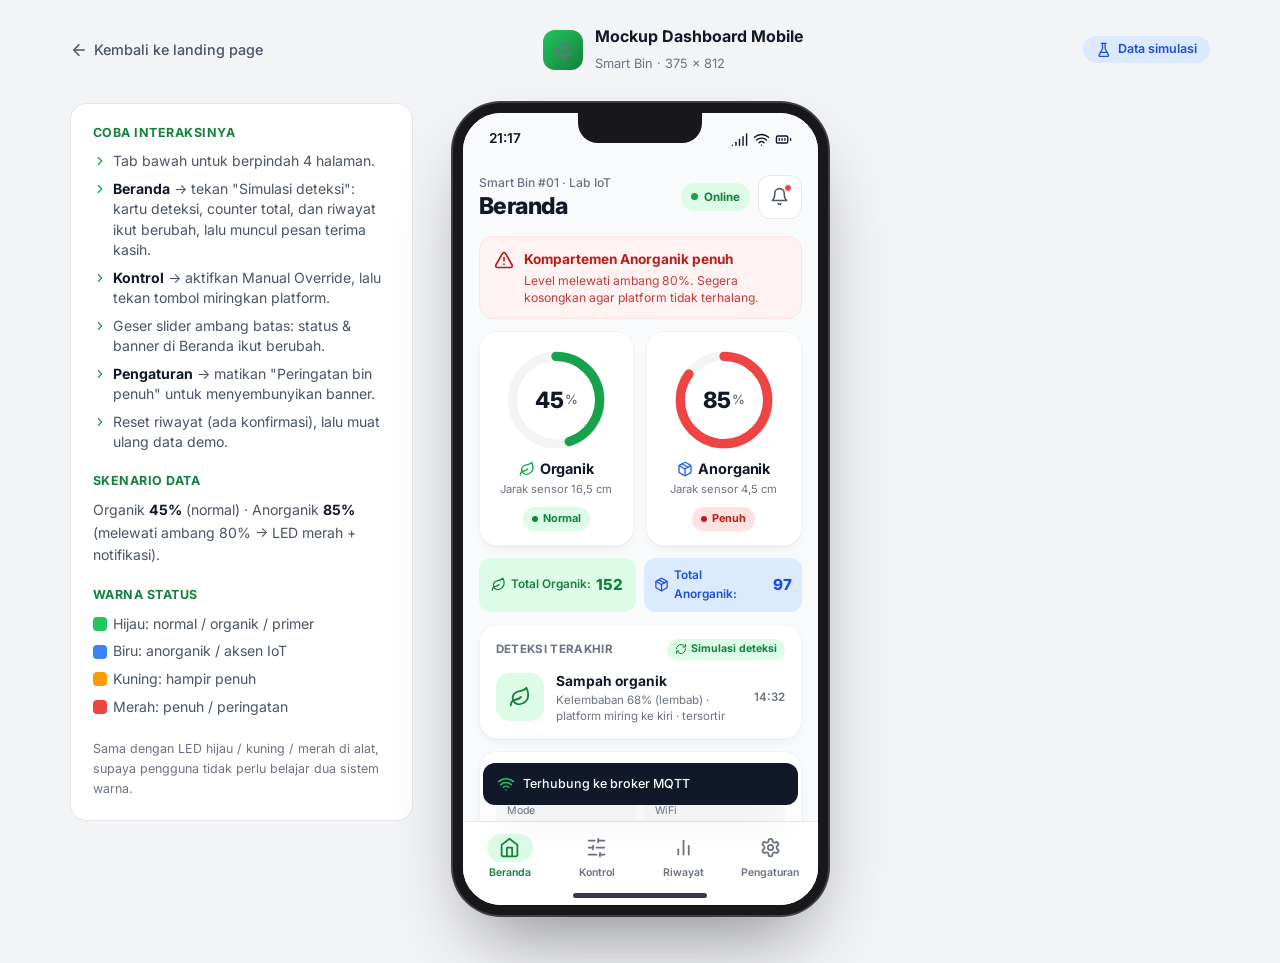
<file: dashboard.html>
<!DOCTYPE html>
<html lang="id">
<head>
  <meta charset="UTF-8">
  <meta name="viewport" content="width=device-width, initial-scale=1.0">
  <title>Smart Bin: Mockup Dashboard Mobile</title>
  <meta name="description" content="Mockup aplikasi mobile Smart Bin: monitoring kapasitas, kontrol manual, riwayat, dan pengaturan alat.">
  <link rel="preconnect" href="https://fonts.googleapis.com">
  <link rel="preconnect" href="https://fonts.gstatic.com" crossorigin>
  <link href="https://fonts.googleapis.com/css2?family=Inter:wght@400;500;600;700;800&display=swap" rel="stylesheet">
  <link rel="stylesheet" href="css/base.css?v=20260923i">
  <link rel="stylesheet" href="css/dashboard.css?v=20260923i">
</head>
<body class="dash-body">

  <div class="stage">
    <header class="stage-header">
      <a href="index.html" class="back-link"><span data-icon="arrow-left"></span><span class="back-text">Kembali ke landing page</span></a>
      <div class="stage-title">
        <span class="brand-mark"><span data-icon="recycle"></span></span>
        <div>
          <strong>Mockup Dashboard Mobile</strong>
          <span>Smart Bin · 375 × 812</span>
        </div>
      </div>
      <span class="pill pill-blue"><span data-icon="flask"></span> Data simulasi</span>
    </header>

    <main class="stage-main">
      <!-- Catatan untuk presentasi (tampil di desktop) -->
      <aside class="stage-notes">
        <h2>Coba interaksinya</h2>
        <ul>
          <li><span data-icon="chevron-right"></span><span>Tab bawah untuk berpindah 4 halaman.</span></li>
          <li><span data-icon="chevron-right"></span><span><strong>Beranda</strong> → tekan "Simulasi deteksi": kartu deteksi, counter total, dan riwayat ikut berubah, lalu muncul pesan terima kasih.</span></li>
          <li><span data-icon="chevron-right"></span><span><strong>Kontrol</strong> → aktifkan Manual Override, lalu tekan tombol miringkan platform.</span></li>
          <li><span data-icon="chevron-right"></span><span>Geser slider ambang batas: status & banner di Beranda ikut berubah.</span></li>
          <li><span data-icon="chevron-right"></span><span><strong>Pengaturan</strong> → matikan "Peringatan bin penuh" untuk menyembunyikan banner.</span></li>
          <li><span data-icon="chevron-right"></span><span>Reset riwayat (ada konfirmasi), lalu muat ulang data demo.</span></li>
        </ul>

        <h2>Skenario data</h2>
        <p>Organik <strong>45%</strong> (normal) · Anorganik <strong>85%</strong> (melewati ambang 80% → LED merah + notifikasi).</p>

        <h2>Warna status</h2>
        <ul class="swatches">
          <li><i style="background: var(--green-500)"></i> Hijau: normal / organik / primer</li>
          <li><i style="background: var(--blue-500)"></i> Biru: anorganik / aksen IoT</li>
          <li><i style="background: var(--amber-500)"></i> Kuning: hampir penuh</li>
          <li><i style="background: var(--red-500)"></i> Merah: penuh / peringatan</li>
        </ul>
        <p class="tiny">Sama dengan LED hijau / kuning / merah di alat, supaya pengguna tidak perlu belajar dua sistem warna.</p>
      </aside>

      <!-- ================= FRAME PONSEL ================= -->
      <div class="phone">
        <div class="phone-notch"></div>
        <div class="statusbar">
          <span id="clock">09:41</span>
          <div class="statusbar-right">
            <span data-icon="signal"></span>
            <span data-icon="wifi"></span>
            <span data-icon="battery"></span>
          </div>
        </div>

        <div class="app">
          <div class="app-content" id="appContent">

            <!-- ===== HALAMAN 1: BERANDA / MONITORING ===== -->
            <section class="page active" data-page="home">
              <header class="page-header">
                <div>
                  <div class="sub">Smart Bin #01 · Lab IoT</div>
                  <h1>Beranda</h1>
                </div>
                <div class="header-right">
                  <span class="status-chip js-status" id="deviceStatus"><span class="dot"></span> Online</span>
                  <button class="icon-btn" id="bellBtn" aria-label="Lihat notifikasi">
                    <span data-icon="bell"></span><span class="badge-dot"></span>
                  </button>
                </div>
              </header>

              <div id="alertBanner"></div>

              <div class="gauge-grid">
                <div class="card gauge-card" data-comp="organik">
                  <div class="gauge">
                    <svg viewBox="0 0 100 100">
                      <circle class="track" cx="50" cy="50" r="42" fill="none" stroke-width="9"/>
                      <circle class="bar" cx="50" cy="50" r="42" fill="none" stroke-width="9"
                              stroke-dasharray="263.9" stroke-dashoffset="263.9"/>
                    </svg>
                    <div class="val"><span class="num">0</span><small>%</small></div>
                  </div>
                  <h3><span data-icon="leaf" class="ico-green"></span> Organik</h3>
                  <div class="meta">Jarak sensor <span class="dist">…</span></div>
                  <span class="lvl"></span>
                </div>
                <div class="card gauge-card" data-comp="anorganik">
                  <div class="gauge">
                    <svg viewBox="0 0 100 100">
                      <circle class="track" cx="50" cy="50" r="42" fill="none" stroke-width="9"/>
                      <circle class="bar" cx="50" cy="50" r="42" fill="none" stroke-width="9"
                              stroke-dasharray="263.9" stroke-dashoffset="263.9"/>
                    </svg>
                    <div class="val"><span class="num">0</span><small>%</small></div>
                  </div>
                  <h3><span data-icon="package" class="ico-blue"></span> Anorganik</h3>
                  <div class="meta">Jarak sensor <span class="dist">…</span></div>
                  <span class="lvl"></span>
                </div>
              </div>

              <div class="totals" id="totals">
                <span class="total-badge org"><span data-icon="leaf"></span> Total Organik: <strong id="totalOrg">0</strong></span>
                <span class="total-badge anorg"><span data-icon="package"></span> Total Anorganik: <strong id="totalAnorg">0</strong></span>
              </div>

              <div class="card">
                <div class="card-title">Deteksi terakhir
                  <button class="pill-mini pill-action" id="simulateBtn" title="Simulasikan sampah masuk (demo)"><span data-icon="refresh"></span> Simulasi deteksi</button>
                </div>
                <div class="row" id="lastDetect">
                  <div class="icon-box green"><span data-icon="leaf"></span></div>
                  <div class="t">
                    <strong>Sampah organik</strong>
                    <span>Kelembaban 68% (lembab) · platform miring ke kiri · tersortir</span>
                  </div>
                  <time>14:32</time>
                </div>
              </div>

              <div class="card">
                <div class="card-title">Status alat</div>
                <div class="kv">
                  <div><span>Mode</span><strong id="modeLabel">Otomatis</strong></div>
                  <div><span>WiFi</span><strong>LabIoT_2.4G</strong></div>
                  <div><span>Sinkron terakhir</span><strong id="syncLabel">3 dtk lalu</strong></div>
                  <div><span>Sinyal · Uptime</span><strong>−58 dBm · 5 j 17 m</strong></div>
                </div>
              </div>

              <div class="card">
                <div class="card-title">Hari ini <span class="pill-mini" id="todayTotal">24 item</span></div>
                <div class="stack-bar" id="todayBar">
                  <span class="org" style="width: 62.5%"></span>
                  <span class="anorg" style="width: 37.5%"></span>
                </div>
                <div class="legend">
                  <span><i class="org"></i> Organik <strong id="todayOrg">15</strong></span>
                  <span><i class="anorg"></i> Anorganik <strong id="todayAnorg">9</strong></span>
                </div>
              </div>
            </section>

            <!-- ===== HALAMAN 2: KONTROL MANUAL ===== -->
            <section class="page" data-page="control">
              <header class="page-header">
                <div>
                  <div class="sub">Kendali alat</div>
                  <h1>Kontrol</h1>
                </div>
                <span class="status-chip js-status"><span class="dot"></span> Online</span>
              </header>

              <div class="card">
                <div class="card-title">Mode operasi</div>
                <div class="segmented" id="modeSeg">
                  <button class="active" data-mode="auto"><span data-icon="zap"></span> Otomatis</button>
                  <button data-mode="manual"><span data-icon="hand"></span> Manual Override</button>
                </div>
                <p class="note" id="modeNote">
                  <span data-icon="info"></span>
                  <span>Sistem mendeteksi sampah masuk melalui sensor inframerah, lalu menentukan jenisnya berdasarkan tingkat kelembaban.</span>
                </p>
              </div>

              <div class="card">
                <div class="card-title">Uji servo platform <span class="pill-mini">Servo SG90</span></div>
                <div class="tilt-grid">
                  <button class="tilt-btn" data-target="organik" disabled>
                    <span class="icon-box green"><span data-icon="leaf"></span></span>
                    <span class="lbl">Miringkan ke Organik</span>
                    <small>Posisi: Kiri</small>
                  </button>
                  <button class="tilt-btn" data-target="anorganik" disabled>
                    <span class="icon-box blue"><span data-icon="package"></span></span>
                    <span class="lbl">Miringkan ke Anorganik</span>
                    <small>Posisi: Kanan</small>
                  </button>
                </div>
                <div class="tilt-indicator" id="tiltIndicator" aria-hidden="true">
                  <span class="side">Organik</span>
                  <span class="platform"><i></i></span>
                  <span class="side">Anorganik</span>
                </div>
                <p class="hint" id="tiltHint">Aktifkan Manual Override untuk mengendalikan platform.</p>
              </div>

              <div class="card">
                <div class="card-title">Ambang batas "penuh"</div>
                <div class="range-row">
                  <span class="range-label">Level kapasitas</span>
                  <span class="range-val"><span id="thVal">80</span>%</span>
                </div>
                <input type="range" id="thRange" min="60" max="95" step="5" value="80" aria-label="Ambang batas penuh">
                <div class="range-scale"><span>60%</span><span>95%</span></div>
                <p class="hint" id="thHint">LED merah & notifikasi aktif saat level ≥ 80%.</p>
                <div class="led-legend">
                  <div><span class="led on-green"></span>Normal<br><b id="lgGreen">&lt; 60%</b></div>
                  <div><span class="led on-amber"></span>Hampir penuh<br><b id="lgAmber">60–79%</b></div>
                  <div><span class="led on-red"></span>Penuh<br><b id="lgRed">≥ 80%</b></div>
                </div>
              </div>
            </section>

            <!-- ===== HALAMAN 3: RIWAYAT / STATISTIK ===== -->
            <section class="page" data-page="history">
              <header class="page-header">
                <div>
                  <div class="sub">7 hari terakhir</div>
                  <h1>Riwayat</h1>
                </div>
                <button class="icon-btn" aria-label="Pilih rentang tanggal"><span data-icon="calendar"></span></button>
              </header>

              <div class="stat-row">
                <div class="stat"><div class="n" id="statTotal">0</div><div class="l">Total item</div></div>
                <div class="stat"><div class="n green" id="statOrg">0</div><div class="l">Organik</div></div>
                <div class="stat"><div class="n blue" id="statAnorg">0</div><div class="l">Anorganik</div></div>
              </div>

              <div class="card">
                <div class="card-title">Sampah masuk per hari</div>
                <div class="chart" id="chart"></div>
                <div class="legend">
                  <span><i class="org"></i> Organik</span>
                  <span><i class="anorg"></i> Anorganik</span>
                </div>
              </div>

              <div class="card">
                <div class="card-title">Aktivitas terbaru <span class="pill-mini">Hari ini</span></div>
                <ul class="activity" id="activityList"></ul>
              </div>
            </section>

            <!-- ===== HALAMAN 4: PENGATURAN ===== -->
            <section class="page" data-page="settings">
              <header class="page-header">
                <div>
                  <div class="sub">Konfigurasi</div>
                  <h1>Pengaturan</h1>
                </div>
              </header>

              <div class="card device-card">
                <div class="icon-box green lg"><span data-icon="cpu"></span></div>
                <div class="t">
                  <strong>Smart Bin #01</strong>
                  <span>ESP32 · Firmware v0.3.0 (simulasi Wokwi)</span>
                </div>
                <span class="status-chip js-status"><span class="dot"></span> Online</span>
              </div>

              <div class="card">
                <div class="card-title">Notifikasi</div>
                <div class="setting-row">
                  <div class="icon-box blue sm"><span data-icon="bell"></span></div>
                  <div class="t"><strong>Notifikasi push</strong><span>Kirim pemberitahuan ke ponsel</span></div>
                  <button class="switch" role="switch" aria-checked="true" data-notif="push" aria-label="Notifikasi push"></button>
                </div>
                <div class="setting-row">
                  <div class="icon-box red sm"><span data-icon="alert-triangle"></span></div>
                  <div class="t"><strong>Peringatan bin penuh</strong><span>Saat kapasitas melewati ambang batas</span></div>
                  <button class="switch" role="switch" aria-checked="true" data-notif="full" aria-label="Peringatan bin penuh"></button>
                </div>
                <div class="setting-row">
                  <div class="icon-box gray sm"><span data-icon="clock"></span></div>
                  <div class="t"><strong>Ringkasan harian</strong><span>Rekap sampah masuk setiap pukul 18.00</span></div>
                  <button class="switch" role="switch" aria-checked="false" data-notif="daily" aria-label="Ringkasan harian"></button>
                </div>
              </div>

              <div class="card">
                <div class="card-title">Koneksi alat</div>
                <div class="kv mono">
                  <div><span>WiFi SSID</span><strong>LabIoT_2.4G</strong></div>
                  <div><span>Kekuatan sinyal</span><strong>−58 dBm <em class="ok">Baik</em></strong></div>
                  <div><span>IP alat</span><strong>192.168.1.42</strong></div>
                  <div class="wide"><span>MQTT broker</span><strong>broker.hivemq.com:1883</strong></div>
                  <div><span>Topik</span><strong>smartbin/01/#</strong></div>
                  <div><span>Status MQTT</span><strong id="mqttStatus"><em class="ok">Terhubung</em></strong></div>
                </div>
                <button class="btn btn-soft" id="offlineBtn" style="margin-top: 10px"><span data-icon="power"></span> Uji mode alat offline</button>
                <p class="hint">Simulasi alat kehilangan koneksi, untuk melihat tampilan error di Beranda.</p>
              </div>

              <div class="card">
                <div class="card-title">Data</div>
                <div class="btn-stack">
                  <button class="btn btn-soft" id="exportBtn"><span data-icon="download"></span> Ekspor riwayat (CSV)</button>
                  <button class="btn btn-danger" id="resetBtn"><span data-icon="trash-2"></span> Reset data & riwayat</button>
                </div>
                <p class="hint">Menghapus riwayat aktivitas dan statistik di aplikasi. Data di alat tidak terpengaruh.</p>
              </div>

              <p class="about">
                Smart Bin Dashboard v1.0 · Mockup UI<br>
                Proyek Mata Kuliah IoT, D3 Teknik Informatika
              </p>
            </section>

          </div>

          <!-- Bottom navigation -->
          <nav class="bottom-nav" aria-label="Navigasi aplikasi">
            <button class="nav-item active" data-page="home">
              <span class="nav-ico"><span data-icon="home"></span></span><span>Beranda</span>
            </button>
            <button class="nav-item" data-page="control">
              <span class="nav-ico"><span data-icon="sliders"></span></span><span>Kontrol</span>
            </button>
            <button class="nav-item" data-page="history">
              <span class="nav-ico"><span data-icon="bar-chart"></span></span><span>Riwayat</span>
            </button>
            <button class="nav-item" data-page="settings">
              <span class="nav-ico"><span data-icon="settings"></span></span><span>Pengaturan</span>
            </button>
            <span class="home-indicator"></span>
          </nav>
        </div>

        <!-- Toast -->
        <div class="toast" id="toast" role="status" aria-live="polite"></div>

        <!-- Modal konfirmasi reset -->
        <div class="modal" id="modal" role="dialog" aria-modal="true" aria-labelledby="modalTitle" aria-hidden="true">
          <div class="sheet">
            <div class="icon-box red"><span data-icon="alert-triangle"></span></div>
            <h3 id="modalTitle">Reset data & riwayat?</h3>
            <p>Semua riwayat aktivitas dan statistik mingguan di aplikasi akan dihapus. Tindakan ini tidak bisa dibatalkan.</p>
            <div class="sheet-actions">
              <button class="btn btn-soft" id="modalCancel">Batal</button>
              <button class="btn btn-danger-solid" id="modalConfirm">Ya, reset</button>
            </div>
          </div>
        </div>
      </div>
      <!-- ================= /FRAME PONSEL ================= -->

      <div class="stage-spacer" aria-hidden="true"></div>
    </main>
  </div>

  <script src="js/icons.js?v=20260923i"></script>
  <script src="js/dashboard.js?v=20260923i"></script>
</body>
</html>
</file>
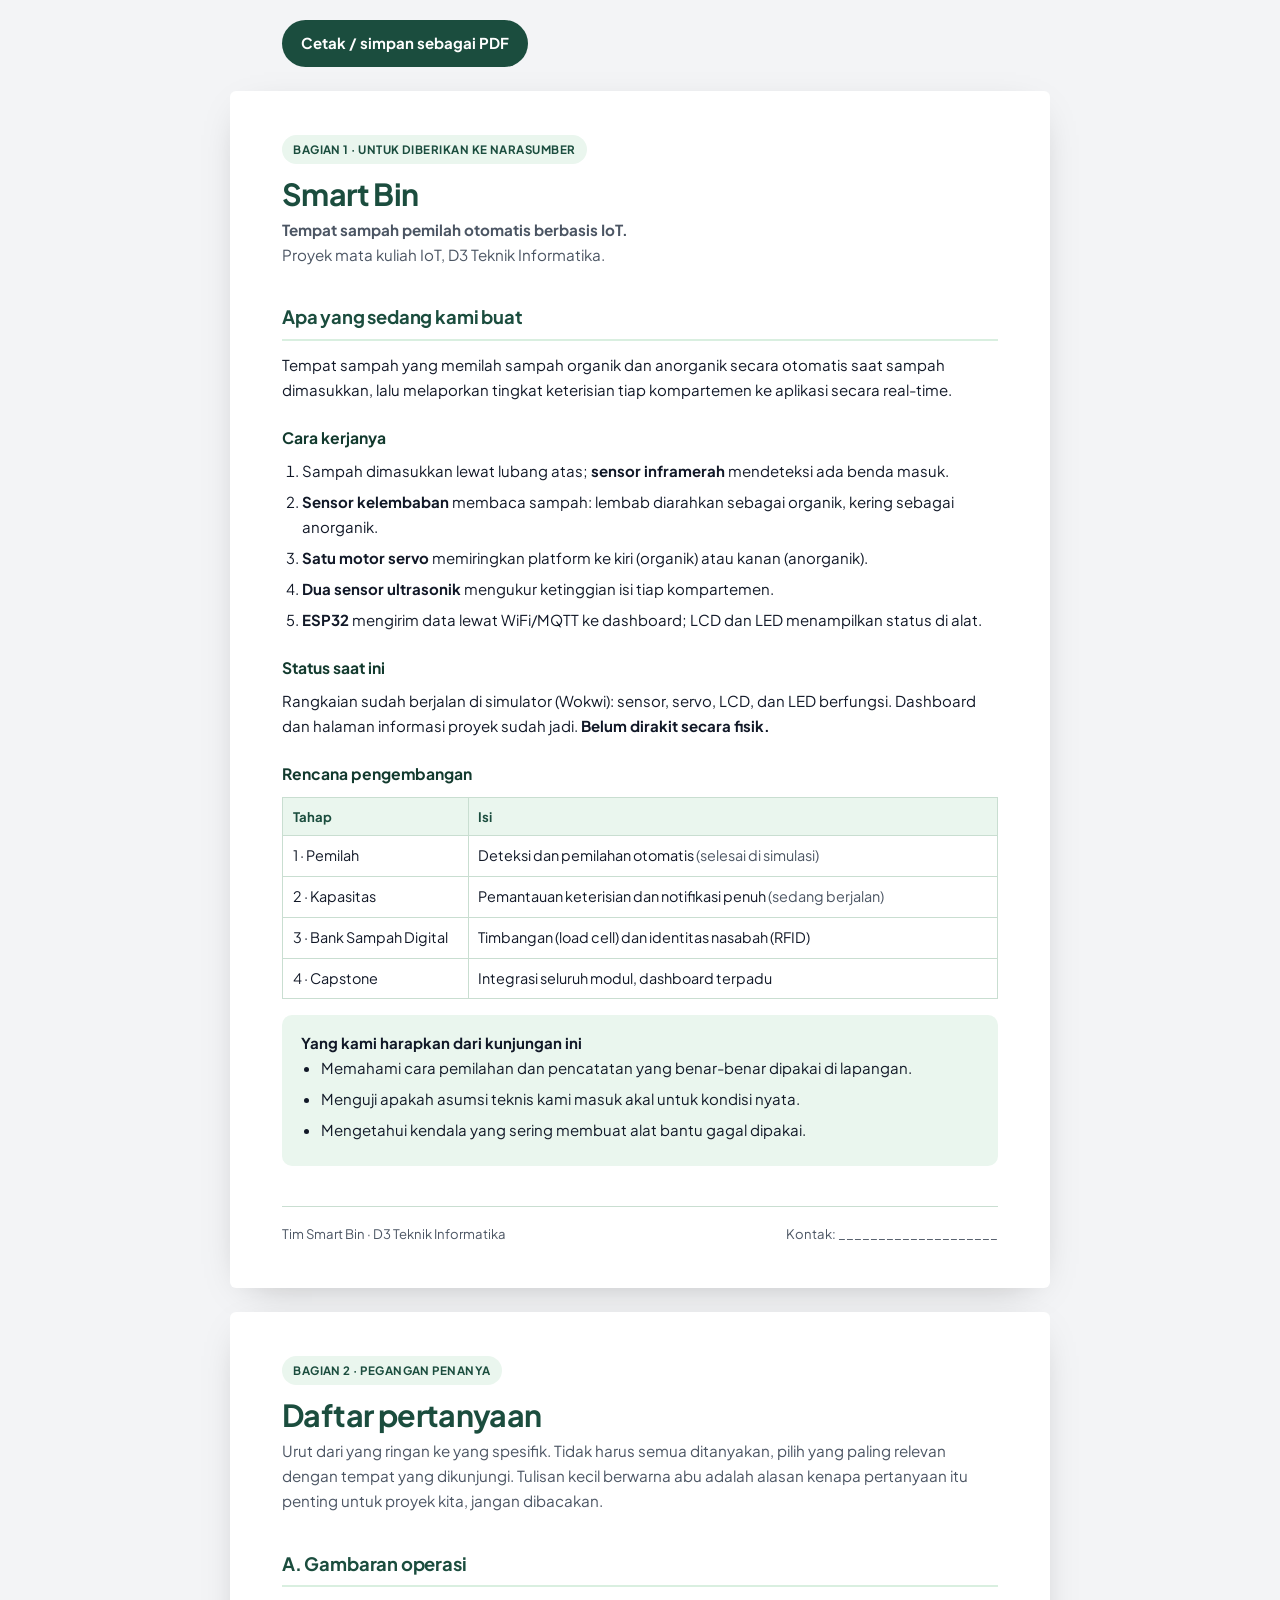
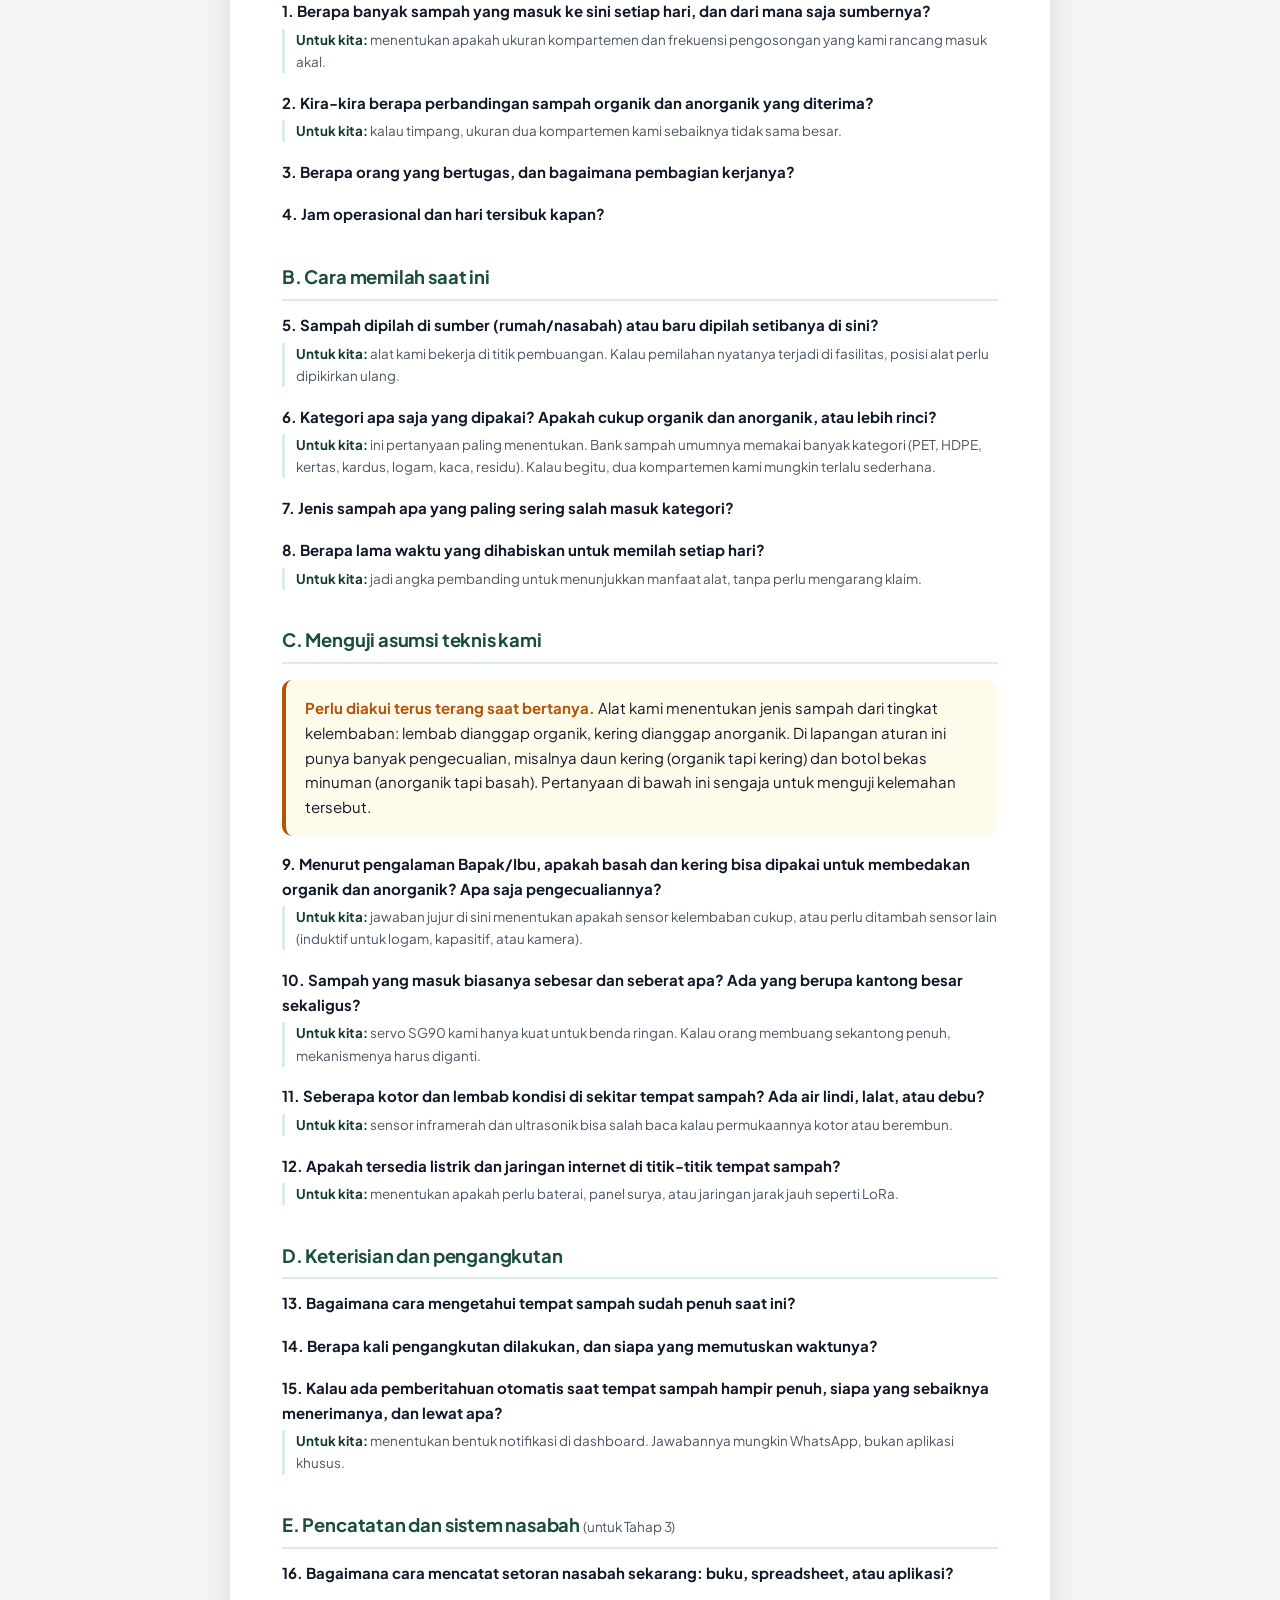
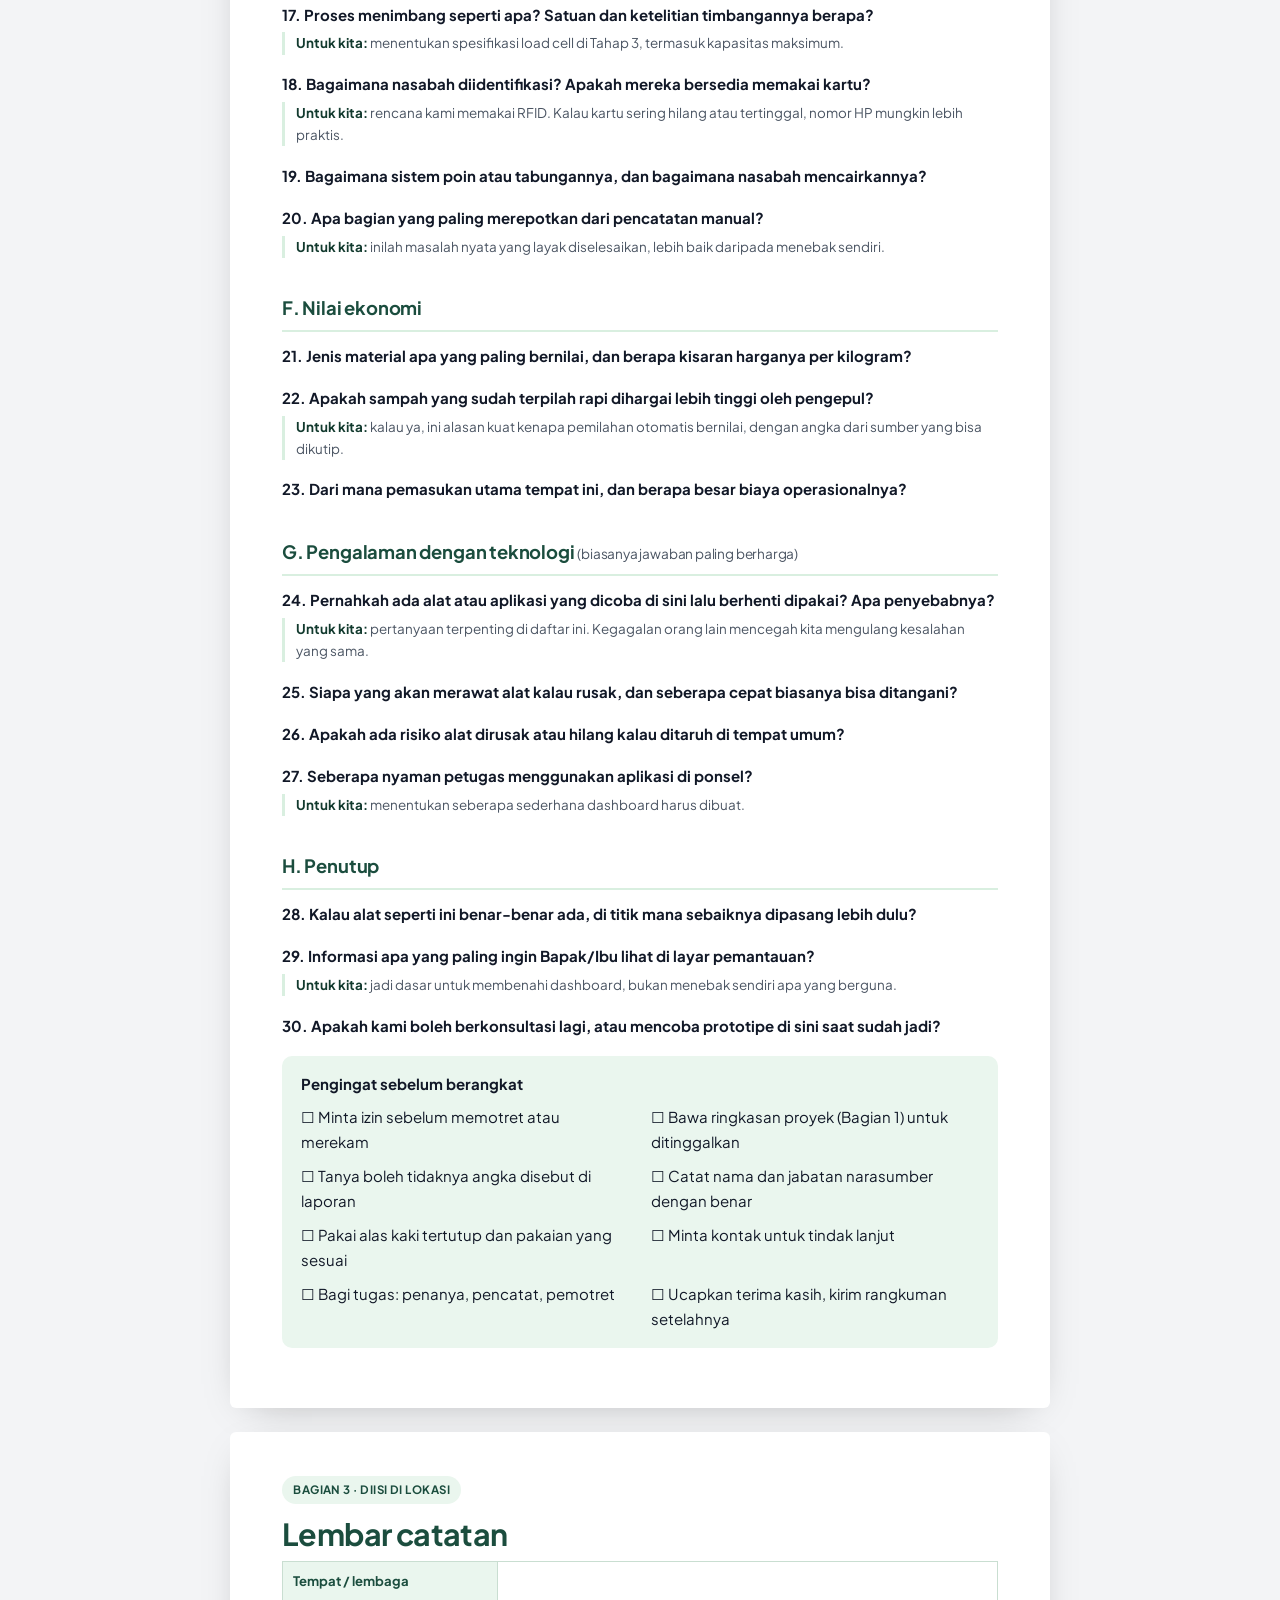
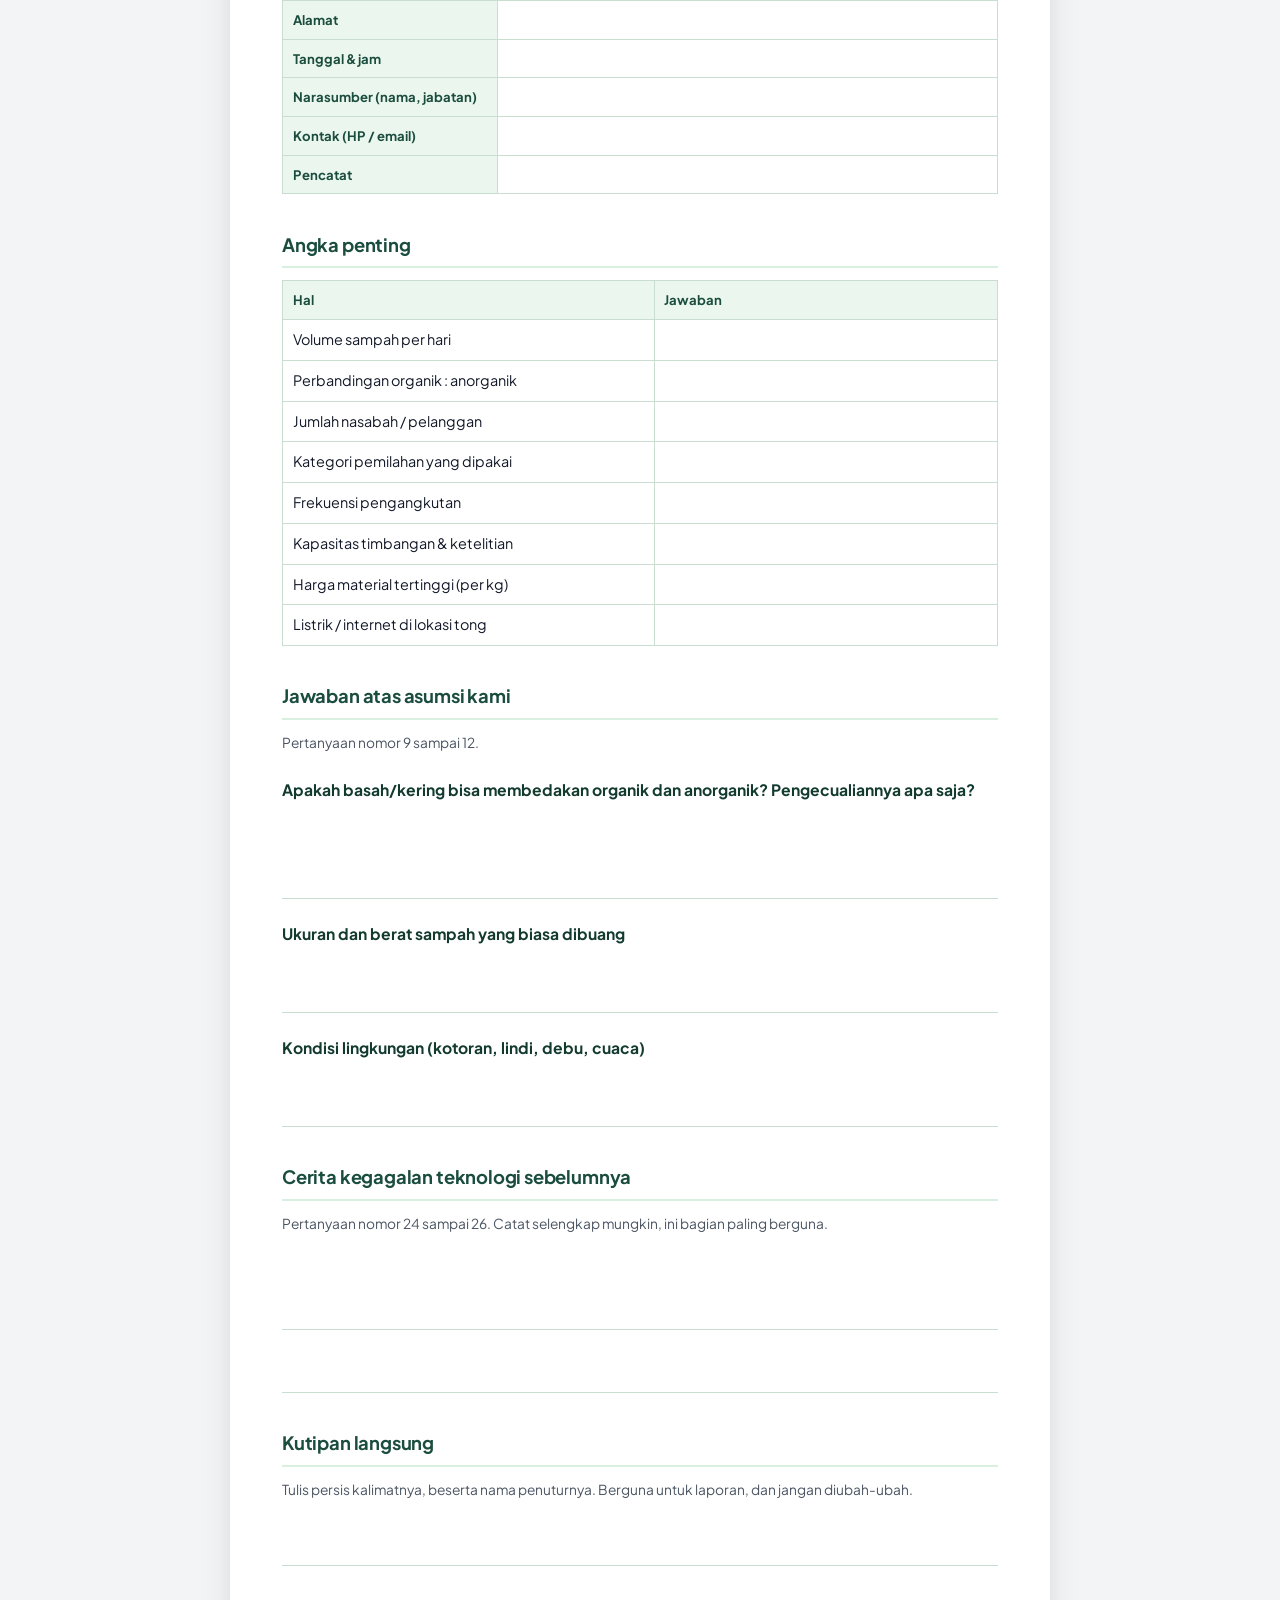
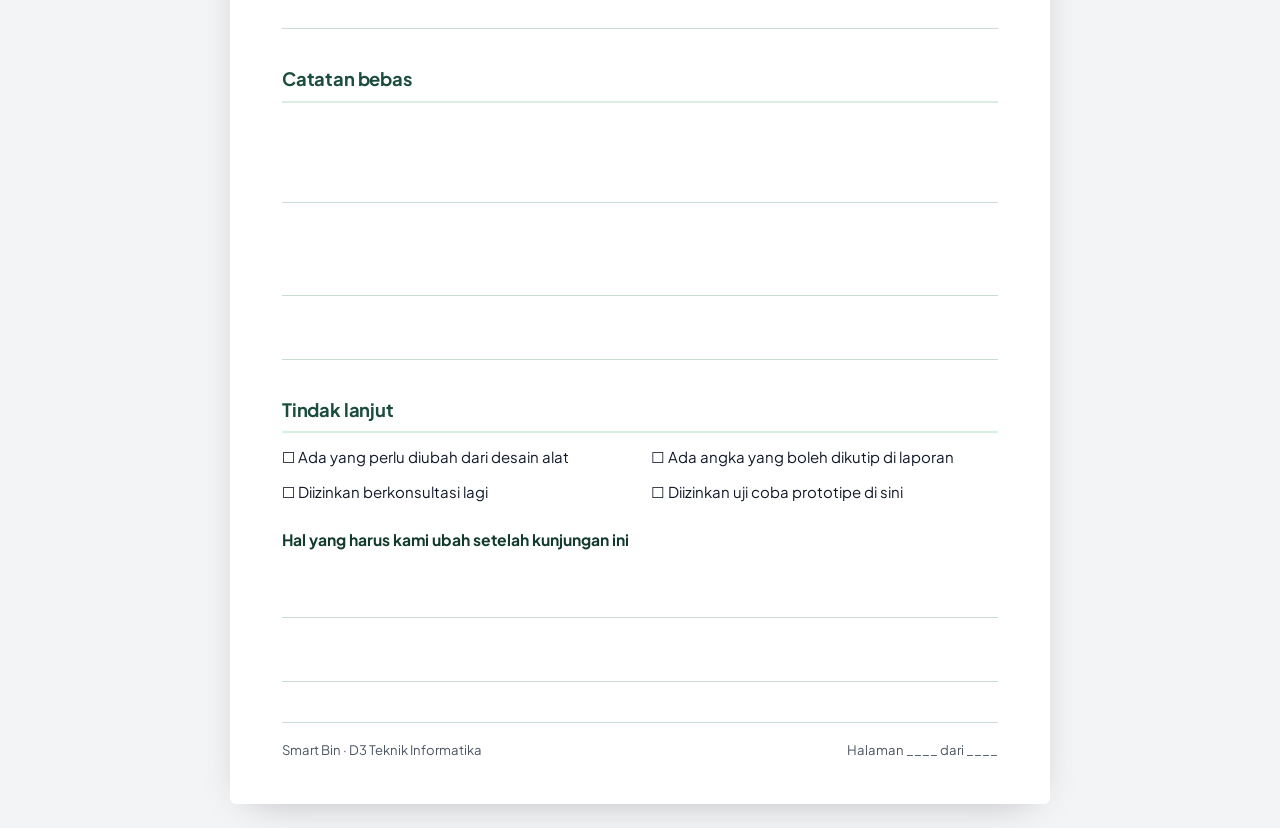
<file: kunjungan/persiapan-kunjungan.html>
<!DOCTYPE html>
<html lang="id">
<head>
<meta charset="UTF-8">
<meta name="viewport" content="width=device-width, initial-scale=1">
<title>Persiapan Kunjungan Industri · Smart Bin</title>
<link href="https://fonts.googleapis.com/css2?family=Plus+Jakarta+Sans:wght@400;500;600;700;800&display=swap" rel="stylesheet">
<style>
  :root{--forest:#1b4d3e;--forest2:#123a2e;--mint:#eaf6ee;--mint2:#d9efe0;--line:#c9ded1;
        --ink:#111827;--muted:#4b5563;--blue:#1d4ed8;--amber:#b45309;}
  *{box-sizing:border-box}
  body{margin:0;background:#f3f4f6;color:var(--ink);
       font:400 15px/1.65 'Plus Jakarta Sans',system-ui,sans-serif;-webkit-font-smoothing:antialiased}
  .sheet{max-width:820px;margin:24px auto;background:#fff;padding:44px 52px;
         box-shadow:0 10px 40px -20px rgba(0,0,0,.35);border-radius:6px}
  h1{font-size:1.9rem;line-height:1.15;color:var(--forest);margin:0 0 .35rem;letter-spacing:-.02em}
  h2{font-size:1.15rem;color:var(--forest);margin:2.2rem 0 .75rem;padding-bottom:.4rem;
     border-bottom:2px solid var(--mint2);letter-spacing:-.01em}
  h3{font-size:.98rem;margin:1.4rem 0 .5rem;color:var(--forest2)}
  p{margin:0 0 .7rem}
  .lead{color:var(--muted);font-size:.95rem}
  .tag{display:inline-block;background:var(--mint);color:var(--forest);font-size:.72rem;font-weight:700;
       letter-spacing:.04em;text-transform:uppercase;padding:.3rem .7rem;border-radius:999px;margin-bottom:.8rem}
  ol,ul{margin:0 0 .8rem;padding-left:1.25rem}
  li{margin-bottom:.4rem}
  .q{margin-bottom:1.1rem}
  .q>b{display:block;font-weight:700;margin-bottom:.15rem}
  .why{font-size:.84rem;color:var(--muted);border-left:3px solid var(--mint2);padding-left:.7rem;margin-top:.3rem}
  .why b{color:var(--forest2);font-weight:700}
  .box{background:var(--mint);border-radius:10px;padding:1rem 1.2rem;margin:1rem 0}
  .box.warn{background:#fffbeb;border-left:4px solid var(--amber)}
  .box.warn b{color:var(--amber)}
  .grid{display:grid;grid-template-columns:1fr 1fr;gap:.6rem 1.4rem}
  table{width:100%;border-collapse:collapse;margin:.6rem 0 1rem;font-size:.9rem}
  th,td{border:1px solid var(--line);padding:.5rem .6rem;text-align:left;vertical-align:top}
  th{background:var(--mint);color:var(--forest);font-weight:700;font-size:.82rem}
  .fill{border-bottom:1px solid var(--line);min-height:1.5rem;display:block;margin:.35rem 0}
  .fill.tall{min-height:3.6rem}
  .fill.xtall{min-height:5.5rem}
  .muted{color:var(--muted)}
  .foot{margin-top:2.5rem;padding-top:1rem;border-top:1px solid var(--line);
        font-size:.82rem;color:var(--muted);display:flex;justify-content:space-between;gap:1rem;flex-wrap:wrap}
  .pagebreak{page-break-before:always}
  .noprint{margin:20px auto;max-width:820px;padding:0 52px}
  .noprint button{font:inherit;font-weight:700;background:var(--forest);color:#fff;border:0;
                  padding:.7rem 1.2rem;border-radius:999px;cursor:pointer}
  @media print{
    body{background:#fff}
    .sheet{box-shadow:none;margin:0;max-width:none;padding:0;border-radius:0}
    .noprint{display:none}
    h2{page-break-after:avoid}
    .q,.box,table{page-break-inside:avoid}
    @page{size:A4;margin:16mm 14mm}
  }
</style>
</head>
<body>

<div class="noprint"><button onclick="window.print()">Cetak / simpan sebagai PDF</button></div>

<!-- ============ BAGIAN 1: RINGKASAN PROYEK (untuk diberikan ke narasumber) ============ -->
<div class="sheet">
  <span class="tag">Bagian 1 · Untuk diberikan ke narasumber</span>
  <h1>Smart Bin</h1>
  <p class="lead"><b>Tempat sampah pemilah otomatis berbasis IoT.</b><br>
  Proyek mata kuliah IoT, D3 Teknik Informatika.</p>

  <h2>Apa yang sedang kami buat</h2>
  <p>Tempat sampah yang memilah sampah organik dan anorganik secara otomatis saat sampah dimasukkan,
  lalu melaporkan tingkat keterisian tiap kompartemen ke aplikasi secara real-time.</p>

  <h3>Cara kerjanya</h3>
  <ol>
    <li>Sampah dimasukkan lewat lubang atas; <b>sensor inframerah</b> mendeteksi ada benda masuk.</li>
    <li><b>Sensor kelembaban</b> membaca sampah: lembab diarahkan sebagai organik, kering sebagai anorganik.</li>
    <li><b>Satu motor servo</b> memiringkan platform ke kiri (organik) atau kanan (anorganik).</li>
    <li><b>Dua sensor ultrasonik</b> mengukur ketinggian isi tiap kompartemen.</li>
    <li><b>ESP32</b> mengirim data lewat WiFi/MQTT ke dashboard; LCD dan LED menampilkan status di alat.</li>
  </ol>

  <h3>Status saat ini</h3>
  <p>Rangkaian sudah berjalan di simulator (Wokwi): sensor, servo, LCD, dan LED berfungsi.
  Dashboard dan halaman informasi proyek sudah jadi. <b>Belum dirakit secara fisik.</b></p>

  <h3>Rencana pengembangan</h3>
  <table>
    <tr><th style="width:26%">Tahap</th><th>Isi</th></tr>
    <tr><td>1 · Pemilah</td><td>Deteksi dan pemilahan otomatis <span class="muted">(selesai di simulasi)</span></td></tr>
    <tr><td>2 · Kapasitas</td><td>Pemantauan keterisian dan notifikasi penuh <span class="muted">(sedang berjalan)</span></td></tr>
    <tr><td>3 · Bank Sampah Digital</td><td>Timbangan (load cell) dan identitas nasabah (RFID)</td></tr>
    <tr><td>4 · Capstone</td><td>Integrasi seluruh modul, dashboard terpadu</td></tr>
  </table>

  <div class="box">
    <b>Yang kami harapkan dari kunjungan ini</b>
    <ul style="margin-bottom:0">
      <li>Memahami cara pemilahan dan pencatatan yang benar-benar dipakai di lapangan.</li>
      <li>Menguji apakah asumsi teknis kami masuk akal untuk kondisi nyata.</li>
      <li>Mengetahui kendala yang sering membuat alat bantu gagal dipakai.</li>
    </ul>
  </div>

  <div class="foot">
    <span>Tim Smart Bin · D3 Teknik Informatika</span>
    <span>Kontak: ____________________</span>
  </div>
</div>

<!-- ============ BAGIAN 2: DAFTAR PERTANYAAN ============ -->
<div class="sheet pagebreak">
  <span class="tag">Bagian 2 · Pegangan penanya</span>
  <h1>Daftar pertanyaan</h1>
  <p class="lead">Urut dari yang ringan ke yang spesifik. Tidak harus semua ditanyakan, pilih yang
  paling relevan dengan tempat yang dikunjungi. Tulisan kecil berwarna abu adalah alasan kenapa
  pertanyaan itu penting untuk proyek kita, jangan dibacakan.</p>

  <h2>A. Gambaran operasi</h2>
  <div class="q"><b>1. Berapa banyak sampah yang masuk ke sini setiap hari, dan dari mana saja sumbernya?</b>
    <div class="why"><b>Untuk kita:</b> menentukan apakah ukuran kompartemen dan frekuensi pengosongan yang kami rancang masuk akal.</div></div>
  <div class="q"><b>2. Kira-kira berapa perbandingan sampah organik dan anorganik yang diterima?</b>
    <div class="why"><b>Untuk kita:</b> kalau timpang, ukuran dua kompartemen kami sebaiknya tidak sama besar.</div></div>
  <div class="q"><b>3. Berapa orang yang bertugas, dan bagaimana pembagian kerjanya?</b></div>
  <div class="q"><b>4. Jam operasional dan hari tersibuk kapan?</b></div>

  <h2>B. Cara memilah saat ini</h2>
  <div class="q"><b>5. Sampah dipilah di sumber (rumah/nasabah) atau baru dipilah setibanya di sini?</b>
    <div class="why"><b>Untuk kita:</b> alat kami bekerja di titik pembuangan. Kalau pemilahan nyatanya terjadi di fasilitas, posisi alat perlu dipikirkan ulang.</div></div>
  <div class="q"><b>6. Kategori apa saja yang dipakai? Apakah cukup organik dan anorganik, atau lebih rinci?</b>
    <div class="why"><b>Untuk kita:</b> ini pertanyaan paling menentukan. Bank sampah umumnya memakai banyak kategori (PET, HDPE, kertas, kardus, logam, kaca, residu). Kalau begitu, dua kompartemen kami mungkin terlalu sederhana.</div></div>
  <div class="q"><b>7. Jenis sampah apa yang paling sering salah masuk kategori?</b></div>
  <div class="q"><b>8. Berapa lama waktu yang dihabiskan untuk memilah setiap hari?</b>
    <div class="why"><b>Untuk kita:</b> jadi angka pembanding untuk menunjukkan manfaat alat, tanpa perlu mengarang klaim.</div></div>

  <h2>C. Menguji asumsi teknis kami</h2>
  <div class="box warn">
    <b>Perlu diakui terus terang saat bertanya.</b> Alat kami menentukan jenis sampah dari tingkat
    kelembaban: lembab dianggap organik, kering dianggap anorganik. Di lapangan aturan ini punya
    banyak pengecualian, misalnya daun kering (organik tapi kering) dan botol bekas minuman
    (anorganik tapi basah). Pertanyaan di bawah ini sengaja untuk menguji kelemahan tersebut.
  </div>
  <div class="q"><b>9. Menurut pengalaman Bapak/Ibu, apakah basah dan kering bisa dipakai untuk membedakan organik dan anorganik? Apa saja pengecualiannya?</b>
    <div class="why"><b>Untuk kita:</b> jawaban jujur di sini menentukan apakah sensor kelembaban cukup, atau perlu ditambah sensor lain (induktif untuk logam, kapasitif, atau kamera).</div></div>
  <div class="q"><b>10. Sampah yang masuk biasanya sebesar dan seberat apa? Ada yang berupa kantong besar sekaligus?</b>
    <div class="why"><b>Untuk kita:</b> servo SG90 kami hanya kuat untuk benda ringan. Kalau orang membuang sekantong penuh, mekanismenya harus diganti.</div></div>
  <div class="q"><b>11. Seberapa kotor dan lembab kondisi di sekitar tempat sampah? Ada air lindi, lalat, atau debu?</b>
    <div class="why"><b>Untuk kita:</b> sensor inframerah dan ultrasonik bisa salah baca kalau permukaannya kotor atau berembun.</div></div>
  <div class="q"><b>12. Apakah tersedia listrik dan jaringan internet di titik-titik tempat sampah?</b>
    <div class="why"><b>Untuk kita:</b> menentukan apakah perlu baterai, panel surya, atau jaringan jarak jauh seperti LoRa.</div></div>

  <h2>D. Keterisian dan pengangkutan</h2>
  <div class="q"><b>13. Bagaimana cara mengetahui tempat sampah sudah penuh saat ini?</b></div>
  <div class="q"><b>14. Berapa kali pengangkutan dilakukan, dan siapa yang memutuskan waktunya?</b></div>
  <div class="q"><b>15. Kalau ada pemberitahuan otomatis saat tempat sampah hampir penuh, siapa yang sebaiknya menerimanya, dan lewat apa?</b>
    <div class="why"><b>Untuk kita:</b> menentukan bentuk notifikasi di dashboard. Jawabannya mungkin WhatsApp, bukan aplikasi khusus.</div></div>

  <h2>E. Pencatatan dan sistem nasabah <span class="muted" style="font-weight:400;font-size:.85rem">(untuk Tahap 3)</span></h2>
  <div class="q"><b>16. Bagaimana cara mencatat setoran nasabah sekarang: buku, spreadsheet, atau aplikasi?</b></div>
  <div class="q"><b>17. Proses menimbang seperti apa? Satuan dan ketelitian timbangannya berapa?</b>
    <div class="why"><b>Untuk kita:</b> menentukan spesifikasi load cell di Tahap 3, termasuk kapasitas maksimum.</div></div>
  <div class="q"><b>18. Bagaimana nasabah diidentifikasi? Apakah mereka bersedia memakai kartu?</b>
    <div class="why"><b>Untuk kita:</b> rencana kami memakai RFID. Kalau kartu sering hilang atau tertinggal, nomor HP mungkin lebih praktis.</div></div>
  <div class="q"><b>19. Bagaimana sistem poin atau tabungannya, dan bagaimana nasabah mencairkannya?</b></div>
  <div class="q"><b>20. Apa bagian yang paling merepotkan dari pencatatan manual?</b>
    <div class="why"><b>Untuk kita:</b> inilah masalah nyata yang layak diselesaikan, lebih baik daripada menebak sendiri.</div></div>

  <h2>F. Nilai ekonomi</h2>
  <div class="q"><b>21. Jenis material apa yang paling bernilai, dan berapa kisaran harganya per kilogram?</b></div>
  <div class="q"><b>22. Apakah sampah yang sudah terpilah rapi dihargai lebih tinggi oleh pengepul?</b>
    <div class="why"><b>Untuk kita:</b> kalau ya, ini alasan kuat kenapa pemilahan otomatis bernilai, dengan angka dari sumber yang bisa dikutip.</div></div>
  <div class="q"><b>23. Dari mana pemasukan utama tempat ini, dan berapa besar biaya operasionalnya?</b></div>

  <h2>G. Pengalaman dengan teknologi <span class="muted" style="font-weight:400;font-size:.85rem">(biasanya jawaban paling berharga)</span></h2>
  <div class="q"><b>24. Pernahkah ada alat atau aplikasi yang dicoba di sini lalu berhenti dipakai? Apa penyebabnya?</b>
    <div class="why"><b>Untuk kita:</b> pertanyaan terpenting di daftar ini. Kegagalan orang lain mencegah kita mengulang kesalahan yang sama.</div></div>
  <div class="q"><b>25. Siapa yang akan merawat alat kalau rusak, dan seberapa cepat biasanya bisa ditangani?</b></div>
  <div class="q"><b>26. Apakah ada risiko alat dirusak atau hilang kalau ditaruh di tempat umum?</b></div>
  <div class="q"><b>27. Seberapa nyaman petugas menggunakan aplikasi di ponsel?</b>
    <div class="why"><b>Untuk kita:</b> menentukan seberapa sederhana dashboard harus dibuat.</div></div>

  <h2>H. Penutup</h2>
  <div class="q"><b>28. Kalau alat seperti ini benar-benar ada, di titik mana sebaiknya dipasang lebih dulu?</b></div>
  <div class="q"><b>29. Informasi apa yang paling ingin Bapak/Ibu lihat di layar pemantauan?</b>
    <div class="why"><b>Untuk kita:</b> jadi dasar untuk membenahi dashboard, bukan menebak sendiri apa yang berguna.</div></div>
  <div class="q"><b>30. Apakah kami boleh berkonsultasi lagi, atau mencoba prototipe di sini saat sudah jadi?</b></div>

  <div class="box">
    <b>Pengingat sebelum berangkat</b>
    <div class="grid" style="margin-top:.5rem">
      <span>☐ Minta izin sebelum memotret atau merekam</span>
      <span>☐ Bawa ringkasan proyek (Bagian 1) untuk ditinggalkan</span>
      <span>☐ Tanya boleh tidaknya angka disebut di laporan</span>
      <span>☐ Catat nama dan jabatan narasumber dengan benar</span>
      <span>☐ Pakai alas kaki tertutup dan pakaian yang sesuai</span>
      <span>☐ Minta kontak untuk tindak lanjut</span>
      <span>☐ Bagi tugas: penanya, pencatat, pemotret</span>
      <span>☐ Ucapkan terima kasih, kirim rangkuman setelahnya</span>
    </div>
  </div>
</div>

<!-- ============ BAGIAN 3: LEMBAR CATATAN ============ -->
<div class="sheet pagebreak">
  <span class="tag">Bagian 3 · Diisi di lokasi</span>
  <h1>Lembar catatan</h1>

  <table>
    <tr><th style="width:30%">Tempat / lembaga</th><td></td></tr>
    <tr><th>Alamat</th><td></td></tr>
    <tr><th>Tanggal &amp; jam</th><td></td></tr>
    <tr><th>Narasumber (nama, jabatan)</th><td></td></tr>
    <tr><th>Kontak (HP / email)</th><td></td></tr>
    <tr><th>Pencatat</th><td></td></tr>
  </table>

  <h2>Angka penting</h2>
  <table>
    <tr><th style="width:52%">Hal</th><th>Jawaban</th></tr>
    <tr><td>Volume sampah per hari</td><td></td></tr>
    <tr><td>Perbandingan organik : anorganik</td><td></td></tr>
    <tr><td>Jumlah nasabah / pelanggan</td><td></td></tr>
    <tr><td>Kategori pemilahan yang dipakai</td><td></td></tr>
    <tr><td>Frekuensi pengangkutan</td><td></td></tr>
    <tr><td>Kapasitas timbangan &amp; ketelitian</td><td></td></tr>
    <tr><td>Harga material tertinggi (per kg)</td><td></td></tr>
    <tr><td>Listrik / internet di lokasi tong</td><td></td></tr>
  </table>

  <h2>Jawaban atas asumsi kami</h2>
  <p class="muted" style="font-size:.86rem;margin-bottom:.4rem">Pertanyaan nomor 9 sampai 12.</p>
  <h3>Apakah basah/kering bisa membedakan organik dan anorganik? Pengecualiannya apa saja?</h3>
  <span class="fill xtall"></span>
  <h3>Ukuran dan berat sampah yang biasa dibuang</h3>
  <span class="fill tall"></span>
  <h3>Kondisi lingkungan (kotoran, lindi, debu, cuaca)</h3>
  <span class="fill tall"></span>

  <h2>Cerita kegagalan teknologi sebelumnya</h2>
  <p class="muted" style="font-size:.86rem;margin-bottom:.4rem">Pertanyaan nomor 24 sampai 26. Catat selengkap mungkin, ini bagian paling berguna.</p>
  <span class="fill xtall"></span>
  <span class="fill tall"></span>

  <h2>Kutipan langsung</h2>
  <p class="muted" style="font-size:.86rem;margin-bottom:.4rem">Tulis persis kalimatnya, beserta nama penuturnya. Berguna untuk laporan, dan jangan diubah-ubah.</p>
  <span class="fill tall"></span>
  <span class="fill tall"></span>

  <h2>Catatan bebas</h2>
  <span class="fill xtall"></span>
  <span class="fill xtall"></span>
  <span class="fill tall"></span>

  <h2>Tindak lanjut</h2>
  <div class="grid">
    <span>☐ Ada yang perlu diubah dari desain alat</span>
    <span>☐ Ada angka yang boleh dikutip di laporan</span>
    <span>☐ Diizinkan berkonsultasi lagi</span>
    <span>☐ Diizinkan uji coba prototipe di sini</span>
  </div>
  <h3>Hal yang harus kami ubah setelah kunjungan ini</h3>
  <span class="fill tall"></span>
  <span class="fill tall"></span>

  <div class="foot">
    <span>Smart Bin · D3 Teknik Informatika</span>
    <span>Halaman ____ dari ____</span>
  </div>
</div>

</body>
</html>
</file>
<file: css/base.css>
/* =====================================================================
   Smart Bin — Design tokens & base styles (dipakai landing + dashboard)
   Palet: hijau (eco / primer) · biru (IoT / aksen) · abu netral
   ===================================================================== */
:root {
  /* Hijau — identitas eco-friendly */
  --green-900: #14532d;
  --green-800: #166534;
  --green-700: #15803d;
  --green-600: #16a34a;
  --green-500: #22c55e;
  --green-200: #bbf7d0;
  --green-100: #dcfce7;
  --green-50:  #f0fdf4;

  /* Biru — aksen teknologi / IoT */
  --blue-700: #1d4ed8;
  --blue-600: #2563eb;
  --blue-500: #3b82f6;
  --blue-100: #dbeafe;
  --blue-50:  #eff6ff;

  /* Status: kuning (hampir penuh) & merah (penuh) — sama dengan LED di alat */
  --amber-700: #b45309;
  --amber-600: #d97706;
  --amber-500: #f59e0b;
  --amber-100: #fef3c7;
  --amber-50:  #fffbeb;
  --red-700: #b91c1c;
  --red-600: #dc2626;
  --red-500: #ef4444;
  --red-100: #fee2e2;
  --red-50:  #fef2f2;

  /* Netral */
  --gray-900: #111827;
  --gray-800: #1f2937;
  --gray-700: #374151;
  --gray-600: #4b5563;
  --gray-500: #6b7280;
  --gray-400: #9ca3af;
  --gray-300: #d1d5db;
  --gray-200: #e5e7eb;
  --gray-100: #f3f4f6;
  --gray-50:  #f9fafb;
  --white:    #ffffff;

  /* Semantik */
  --primary:       var(--green-600);
  --primary-dark:  var(--green-700);
  --primary-soft:  var(--green-50);
  --accent:        var(--blue-600);
  --accent-soft:   var(--blue-50);
  --text:          var(--gray-900);
  --text-muted:    var(--gray-500);
  --border:        var(--gray-200);
  --bg:            var(--white);
  --bg-alt:        var(--gray-50);

  --radius-sm: 8px;
  --radius:    12px;
  --radius-lg: 16px;
  --radius-xl: 24px;

  --shadow-sm: 0 1px 2px rgba(17, 24, 39, .05);
  --shadow:    0 4px 14px -4px rgba(17, 24, 39, .08);
  --shadow-lg: 0 24px 48px -16px rgba(17, 24, 39, .18);

  --font: 'Inter', system-ui, -apple-system, 'Segoe UI', Roboto, sans-serif;
  --mono: ui-monospace, SFMono-Regular, Menlo, Consolas, monospace;
}

/* ---------- Reset ringan ---------- */
*, *::before, *::after { box-sizing: border-box; }
html { scroll-behavior: smooth; -webkit-text-size-adjust: 100%; }
body {
  margin: 0;
  font-family: var(--font);
  color: var(--text);
  background: var(--bg);
  line-height: 1.6;
  -webkit-font-smoothing: antialiased;
}
img, svg { display: block; max-width: 100%; }
h1, h2, h3, h4 { margin: 0; line-height: 1.2; font-weight: 700; letter-spacing: -.01em; }
p { margin: 0; }
a { color: inherit; text-decoration: none; }
ul { margin: 0; padding: 0; list-style: none; }
button { font: inherit; color: inherit; cursor: pointer; border: 0; background: none; padding: 0; }
input { font: inherit; }
small { font-size: .8em; }

/* ---------- Ikon (diisi oleh js/icons.js) ---------- */
[data-icon] {
  display: inline-flex;
  align-items: center;
  justify-content: center;
  width: 1.25em;
  height: 1.25em;
  flex-shrink: 0;
  line-height: 0;
}
[data-icon] svg { width: 100%; height: 100%; }

.icon-box {
  display: grid;
  place-items: center;
  width: 48px;
  height: 48px;
  border-radius: 14px;
  flex-shrink: 0;
}
.icon-box [data-icon] { width: 22px; height: 22px; }
.icon-box.sm { width: 36px; height: 36px; border-radius: 10px; }
.icon-box.sm [data-icon] { width: 18px; height: 18px; }
.icon-box.lg { width: 56px; height: 56px; border-radius: 16px; }
.icon-box.lg [data-icon] { width: 26px; height: 26px; }
.icon-box.green { background: var(--green-100); color: var(--green-700); }
.icon-box.blue  { background: var(--blue-100);  color: var(--blue-700); }
.icon-box.amber { background: var(--amber-100); color: var(--amber-700); } /* 4.5:1 */
.icon-box.red   { background: var(--red-100);   color: var(--red-700); }   /* 5.3:1 */
.icon-box.gray  { background: var(--gray-100);  color: var(--gray-600); }

/* ---------- Tombol ---------- */
.btn {
  display: inline-flex;
  align-items: center;
  justify-content: center;
  gap: .5rem;
  padding: .8rem 1.35rem;
  border-radius: 999px;
  font-weight: 600;
  font-size: .95rem;
  border: 1.5px solid transparent;
  white-space: nowrap;
  transition: background .2s, color .2s, border-color .2s, transform .15s, box-shadow .2s;
}
.btn:active { transform: translateY(1px); }
.btn-sm { padding: .55rem 1rem; font-size: .875rem; }
.btn-primary {
  background: var(--primary-dark); /* putih di atas green-700 = 5.0:1; green-600 hanya 3.3:1 */
  color: #fff;
  box-shadow: 0 8px 20px -8px rgba(22, 163, 74, .6);
}
.btn-primary:hover { background: var(--green-800); }
.btn-outline {
  border-color: var(--gray-300);
  color: var(--gray-800);
  background: #fff;
}
.btn-outline:hover {
  border-color: var(--primary);
  color: var(--primary-dark);
  background: var(--primary-soft);
}
.btn-white { background: #fff; color: var(--primary-dark); }
.btn-white:hover { background: var(--green-50); }

/* ---------- Pill / badge ---------- */
.pill {
  display: inline-flex;
  align-items: center;
  gap: .4rem;
  padding: .35rem .8rem;
  border-radius: 999px;
  font-size: .78rem;
  font-weight: 600;
  background: var(--green-100);
  color: var(--green-700);
  line-height: 1.3;
}
.pill-blue  { background: var(--blue-100);  color: var(--blue-700); }
.pill-amber { background: var(--amber-100); color: var(--amber-700); }
.pill-red   { background: var(--red-100);   color: var(--red-700); }
.pill-gray  { background: var(--gray-100);  color: var(--gray-600); }

/* ---------- LED indikator (dipakai ilustrasi & legenda) ---------- */
.led {
  display: inline-block;
  width: 10px;
  height: 10px;
  border-radius: 50%;
  background: var(--gray-300);
}
.led.on-green { background: var(--green-500); box-shadow: 0 0 8px var(--green-500); }
.led.on-amber { background: var(--amber-500); box-shadow: 0 0 8px var(--amber-500); }
.led.on-red   { background: var(--red-500);   box-shadow: 0 0 8px var(--red-500); }

.sr-only {
  position: absolute;
  width: 1px; height: 1px;
  padding: 0; margin: -1px;
  overflow: hidden;
  clip: rect(0, 0, 0, 0);
  white-space: nowrap;
  border: 0;
}

/* Fokus keyboard: cincin biru tua 3px di luar elemen (6.7:1 di atas putih) */
:focus-visible { outline: 3px solid var(--blue-700); outline-offset: 2px; }
.btn:focus-visible, .pill:focus-visible { outline-offset: 3px; }

@keyframes pulse {
  0%, 100% { box-shadow: 0 0 0 0 rgba(34, 197, 94, .45); }
  70%      { box-shadow: 0 0 0 6px rgba(34, 197, 94, 0); }
}
</file>
<file: css/dashboard.css>
/* =====================================================================
   Smart Bin — Mockup dashboard mobile
   Gaya: card-based, sudut membulat, bayangan halus (ala aplikasi smart home)
   ===================================================================== */
.dash-body { background: var(--gray-100); min-height: 100vh; }

/* ---------- Stage (area di sekitar ponsel) ---------- */
.stage { max-width: 1180px; margin: 0 auto; padding: 1.5rem 1.25rem 3rem; }
.stage-header {
  display: flex; align-items: center; justify-content: space-between; gap: 1rem; flex-wrap: wrap;
  margin-bottom: 1.75rem;
}
.back-link { display: inline-flex; align-items: center; gap: .4rem; font-size: .9rem; font-weight: 500; color: var(--gray-600); }
.back-link:hover { color: var(--primary-dark); }
.stage-title { display: flex; align-items: center; gap: .75rem; }
.stage-title strong { display: block; font-size: 1rem; }
.stage-title span { font-size: .8rem; color: var(--text-muted); }
.brand-mark {
  width: 40px; height: 40px; border-radius: 12px; color: #fff; flex-shrink: 0;
  background: linear-gradient(135deg, var(--green-500), var(--green-700));
  display: grid; place-items: center;
}
.brand-mark [data-icon] { width: 20px; height: 20px; }

.stage-main { display: grid; grid-template-columns: 1fr auto 1fr; gap: 2.5rem; align-items: start; }
.stage-notes {
  background: #fff; border: 1px solid var(--border); border-radius: var(--radius-lg); padding: 1.35rem;
  font-size: .88rem; color: var(--gray-600); position: sticky; top: 1.5rem;
}
.stage-notes h2 { font-size: .78rem; text-transform: uppercase; letter-spacing: .04em; color: var(--primary-dark); margin: 0 0 .65rem; }
.stage-notes h2 + ul, .stage-notes h2 + p { margin-bottom: 1.35rem; }
.stage-notes li { display: flex; gap: .4rem; margin-bottom: .45rem; line-height: 1.45; }
.stage-notes li [data-icon] { color: var(--primary); margin-top: .2rem; width: 14px; height: 14px; }
.stage-notes strong { color: var(--gray-900); }
.stage-notes .swatches li { align-items: center; }
.stage-notes .swatches i { display: inline-block; width: 14px; height: 14px; border-radius: 4px; flex-shrink: 0; }
.stage-notes .tiny { font-size: .78rem; color: var(--gray-500); }

/* ---------- Frame ponsel ---------- */
.phone {
  position: relative; width: 375px; height: 812px; flex-shrink: 0;
  background: #fff; border-radius: 48px; border: 10px solid #18181b; overflow: hidden;
  box-shadow: 0 0 0 2px #3f3f46, 0 40px 80px -24px rgba(0, 0, 0, .45);
  display: flex; flex-direction: column;
}
.phone-notch {
  position: absolute; top: 0; left: 50%; transform: translateX(-50%); z-index: 5;
  width: 124px; height: 30px; background: #18181b; border-radius: 0 0 20px 20px;
}
.statusbar {
  height: 46px; flex-shrink: 0; display: flex; align-items: center; justify-content: space-between;
  padding: 6px 26px 0; font-size: .85rem; font-weight: 600; background: var(--gray-50);
}
.statusbar-right { display: flex; gap: 5px; }
.statusbar-right [data-icon] { width: 17px; height: 17px; }

.app { flex: 1; display: flex; flex-direction: column; min-height: 0; background: var(--gray-50); }
.app-content { flex: 1; overflow-y: auto; padding: 0 16px 20px; scrollbar-width: none; }
.app-content::-webkit-scrollbar { display: none; }

/* Mode sentuh: di dalam frame ponsel, kursor mouse berperilaku seperti jari.
   Tekan lalu geser untuk menggulir (lihat js/dashboard.js). */
@media (hover: hover) {
  .phone .app-content { cursor: grab; }
  .phone .app-content.is-dragging { cursor: grabbing; user-select: none; -webkit-user-select: none; }
  .phone .app-content.is-dragging * { pointer-events: none; } /* jangan memicu hover tombol saat menggeser */
}

.page { display: none; animation: pageIn .25s ease; }
.page.active { display: block; }
@keyframes pageIn { from { opacity: 0; transform: translateY(6px); } to { opacity: 1; transform: none; } }

/* ---------- Header halaman ---------- */
.page-header { display: flex; align-items: center; justify-content: space-between; padding: 14px 0 16px; }
.page-header h1 { font-size: 1.45rem; font-weight: 800; letter-spacing: -.02em; }
.page-header .sub { font-size: .76rem; color: var(--text-muted); font-weight: 500; }
.header-right { display: flex; align-items: center; gap: 8px; }
.status-chip {
  display: inline-flex; align-items: center; gap: 6px; padding: 5px 10px; border-radius: 999px;
  font-size: .72rem; font-weight: 700; background: var(--green-100); color: var(--green-700); white-space: nowrap;
}
.status-chip .dot { width: 7px; height: 7px; border-radius: 50%; background: var(--green-600); }
.status-chip.offline { background: var(--gray-100); color: var(--gray-700); }
.status-chip.offline .dot { background: var(--gray-500); }
.status-chip.connecting { background: var(--blue-100); color: var(--blue-700); }
.status-chip.connecting .dot { background: var(--blue-600); }
.icon-btn {
  position: relative; width: 44px; height: 44px; border-radius: 12px;
  background: #fff; border: 1px solid var(--border); color: var(--gray-600); display: grid; place-items: center;
}
.icon-btn [data-icon] { width: 19px; height: 19px; }
.icon-btn .badge-dot {
  position: absolute; top: 8px; right: 9px; width: 8px; height: 8px; border-radius: 50%;
  background: var(--red-500); border: 1.5px solid #fff;
}

/* ---------- Card ---------- */
.card {
  background: #fff; border-radius: 18px; padding: 14px 16px; margin-bottom: 12px;
  border: 1px solid rgba(17, 24, 39, .05);
  box-shadow: 0 1px 2px rgba(17, 24, 39, .04), 0 6px 16px -8px rgba(17, 24, 39, .10);
}
.card-title {
  display: flex; align-items: center; justify-content: space-between;
  font-size: .72rem; font-weight: 700; text-transform: uppercase; letter-spacing: .03em; color: var(--text-muted);
  margin-bottom: 10px;
}
.pill-mini {
  font-size: .66rem; font-weight: 700; letter-spacing: 0; text-transform: none;
  background: var(--gray-100); color: var(--gray-600); padding: 2px 8px; border-radius: 999px;
}
.hint { font-size: .74rem; color: var(--text-muted); margin-top: 10px; line-height: 1.45; }
.note { display: flex; gap: 6px; align-items: flex-start; font-size: .76rem; color: var(--text-muted); margin-top: 10px; line-height: 1.45; }
.note [data-icon] { color: var(--accent); margin-top: 2px; width: 14px; height: 14px; }

/* ---------- Alert banner ---------- */
.alert {
  display: flex; gap: 10px; align-items: flex-start; padding: 12px 14px; border-radius: 14px; margin-bottom: 12px;
  animation: pageIn .3s ease;
}
.alert [data-icon] { width: 20px; height: 20px; margin-top: 1px; }
.alert strong { display: block; font-size: .85rem; margin-bottom: 1px; }
.alert p { font-size: .76rem; opacity: .85; line-height: 1.4; }
.alert-red   { background: var(--red-50);   color: var(--red-700);   border: 1px solid var(--red-100); }   /* 5.9:1 */
.alert-amber { background: var(--amber-50); color: var(--amber-700); border: 1px solid var(--amber-100); } /* 4.8:1 */
.alert-green { background: var(--green-50); color: var(--green-700); border: 1px solid var(--green-100); }
.alert-gray  { background: var(--gray-100); color: var(--gray-700); border: 1px solid var(--gray-200); }
.alert .spinner {
  width: 18px; height: 18px; border-radius: 50%; flex-shrink: 0; margin-top: 2px;
  border: 2px solid var(--gray-300); border-top-color: var(--blue-600); animation: spin .8s linear infinite;
}
/* State offline: data terakhir diredupkan, kontrol dinonaktifkan */
.app.is-offline .gauge-grid, .app.is-offline .totals, .app.is-offline .card:has(#lastDetect) { opacity: .55; }
.kv em.err { background: var(--red-100); color: var(--red-700); }

/* ---------- Gauge kapasitas ---------- */
.gauge-grid { display: grid; grid-template-columns: 1fr 1fr; gap: 12px; margin-bottom: 12px; }
.gauge-card { margin: 0; text-align: center; padding: 14px 10px 14px; }
.gauge { position: relative; width: 104px; height: 104px; margin: 2px auto 8px; }
.gauge svg { transform: rotate(-90deg); width: 100%; height: 100%; }
.gauge .track { stroke: var(--gray-100); }
.gauge .bar { stroke-linecap: round; transition: stroke-dashoffset 1s cubic-bezier(.2, .8, .2, 1), stroke .4s; }
.gauge .val { position: absolute; inset: 0; display: flex; align-items: center; justify-content: center; font-size: 1.4rem; font-weight: 800; letter-spacing: -.02em; }
.gauge .val small { font-size: .8rem; font-weight: 600; color: var(--text-muted); margin-left: 1px; }
.gauge-card h3 { font-size: .9rem; display: flex; align-items: center; justify-content: center; gap: 5px; }
.gauge-card h3 [data-icon] { width: 16px; height: 16px; }
.ico-green { color: var(--green-600); }
.ico-blue { color: var(--blue-600); }
.gauge-card .meta { font-size: .7rem; color: var(--text-muted); margin-top: 3px; }
.lvl {
  display: inline-flex; align-items: center; gap: 5px; margin-top: 9px;
  font-size: .68rem; font-weight: 700; padding: 3px 9px; border-radius: 999px;
}
.lvl .dot { width: 6px; height: 6px; border-radius: 50%; background: currentColor; }
.lvl-green { background: var(--green-100); color: var(--green-700); }
.lvl-amber { background: var(--amber-100); color: var(--amber-700); }
.lvl-red   { background: var(--red-100);   color: var(--red-700); }

/* ---------- Row (deteksi terakhir, aktivitas) ---------- */
.row { display: flex; align-items: center; gap: 12px; }
.row .t, .setting-row .t, .device-card .t { flex: 1; min-width: 0; }
.row .t strong, .setting-row .t strong, .device-card .t strong { display: block; font-size: .86rem; }
.row .t span, .setting-row .t span, .device-card .t span { display: block; font-size: .72rem; color: var(--text-muted); line-height: 1.4; }
.row time, .activity time { font-size: .72rem; font-weight: 600; color: var(--gray-500); white-space: nowrap; }

/* ---------- Key-value grid ---------- */
.kv { display: grid; grid-template-columns: 1fr 1fr; gap: 8px; }
.kv div { background: var(--gray-50); border-radius: 12px; padding: 9px 11px; min-width: 0; }
.kv div.wide { grid-column: 1 / -1; }
.kv span { display: block; font-size: .66rem; color: var(--text-muted); margin-bottom: 1px; }
.kv strong { font-size: .8rem; display: block; overflow: hidden; text-overflow: ellipsis; white-space: nowrap; }
.kv.mono strong { font-family: var(--mono); font-size: .74rem; font-weight: 600; }
.kv em { font-style: normal; font-size: .64rem; font-weight: 700; padding: 1px 6px; border-radius: 999px; margin-left: 4px; font-family: var(--font); }
.kv em.ok { background: var(--green-100); color: var(--green-700); }

/* ---------- Stacked bar (hari ini) ---------- */
.stack-bar { display: flex; height: 12px; border-radius: 999px; overflow: hidden; background: var(--gray-100); gap: 2px; }
.stack-bar .org { background: var(--green-600); transition: width .6s; }
.stack-bar .anorg { background: var(--blue-500); transition: width .6s; }
.legend { display: flex; gap: 16px; font-size: .74rem; color: var(--gray-600); margin-top: 10px; }
.legend strong { color: var(--gray-900); }
.legend i { display: inline-block; width: 10px; height: 10px; border-radius: 3px; margin-right: 5px; vertical-align: -1px; }
.legend i.org { background: var(--green-600); }
.legend i.anorg { background: var(--blue-500); }

/* ---------- Kontrol: segmented, platform tilting, slider ---------- */
.segmented { display: grid; grid-template-columns: 1fr 1fr; background: var(--gray-100); border-radius: 12px; padding: 4px; gap: 4px; }
.segmented button {
  min-height: 44px; padding: 10px 6px; border-radius: 9px; font-size: .8rem; font-weight: 700; color: var(--gray-500);
  display: flex; align-items: center; justify-content: center; gap: 6px; transition: .2s;
}
.segmented button [data-icon] { width: 16px; height: 16px; }
.segmented button.active { background: #fff; color: var(--primary-dark); box-shadow: var(--shadow-sm); }
.segmented button.active[data-mode="manual"] { color: var(--amber-700); }

.tilt-grid { display: grid; grid-template-columns: 1fr 1fr; gap: 10px; }
.tilt-btn {
  padding: 16px 10px 14px; border-radius: 16px; border: 1.5px solid var(--border); background: #fff;
  display: flex; flex-direction: column; align-items: center; gap: 6px;
  font-size: .8rem; font-weight: 700; text-align: center; transition: .2s;
}
.tilt-btn .icon-box { margin-bottom: 2px; }
.tilt-btn small { font-weight: 500; color: var(--text-muted); font-size: .68rem; }
.tilt-btn:disabled { opacity: .45; cursor: not-allowed; }
.tilt-btn:not(:disabled):hover { border-color: var(--primary); box-shadow: var(--shadow); }
.tilt-btn:not(:disabled):active { transform: scale(.98); }
.tilt-btn.busy { border-color: var(--primary); background: var(--green-50); }
.tilt-btn.busy .icon-box { animation: spin 1.2s linear infinite; }
@keyframes spin { to { transform: rotate(360deg); } }

.range-row { display: flex; align-items: baseline; justify-content: space-between; margin-bottom: 4px; }
.range-label { font-size: .8rem; color: var(--gray-600); font-weight: 500; }
.range-val { font-size: 1.6rem; font-weight: 800; color: var(--primary-dark); letter-spacing: -.02em; }
input[type="range"] { width: 100%; accent-color: var(--primary); margin: 4px 0; }
.range-scale { display: flex; justify-content: space-between; font-size: .66rem; color: var(--gray-500); }
.led-legend { display: grid; grid-template-columns: repeat(3, 1fr); gap: 8px; margin-top: 12px; }
.led-legend div { background: var(--gray-50); border-radius: 12px; padding: 9px 6px; text-align: center; font-size: .68rem; color: var(--gray-600); line-height: 1.4; }
.led-legend .led { display: block; margin: 0 auto 5px; }
.led-legend b { color: var(--gray-900); }

/* Indikator posisi platform (satu servo, miring kiri/kanan) */
.tilt-indicator { display: flex; align-items: center; gap: 10px; margin-top: 12px; font-size: .66rem; font-weight: 700; color: var(--gray-500); text-transform: uppercase; letter-spacing: .03em; }
.tilt-indicator .platform { flex: 1; height: 40px; display: grid; place-items: center; }
.tilt-indicator .platform i {
  display: block; width: 72%; height: 6px; border-radius: 999px; background: var(--gray-300);
  transform-origin: center; transition: transform .45s cubic-bezier(.2, .8, .2, 1), background .3s;
}
.tilt-indicator[data-pos="organik"] i   { transform: rotate(-14deg); background: var(--green-600); }
.tilt-indicator[data-pos="anorganik"] i { transform: rotate(14deg);  background: var(--blue-500); }

/* Counter total sampah (di bawah gauge) */
.totals { display: grid; grid-template-columns: 1fr 1fr; gap: 8px; margin-bottom: 12px; }
.total-badge {
  display: inline-flex; align-items: center; justify-content: center; gap: 5px;
  padding: 8px 10px; border-radius: 12px; font-size: .74rem; font-weight: 600;
}
.total-badge strong { font-size: .95rem; font-weight: 800; }
.total-badge [data-icon] { width: 15px; height: 15px; }
.total-badge.org   { background: var(--green-100); color: var(--green-700); }
.total-badge.anorg { background: var(--blue-100);  color: var(--blue-700); }
.pill-action { position: relative; display: inline-flex; align-items: center; gap: 4px; background: var(--green-100); color: var(--green-700); cursor: pointer; }
.pill-action::before { content: ""; position: absolute; inset: -11px -6px; } /* area sentuh 44px tanpa membesarkan pill */
.pill-action [data-icon] { width: 12px; height: 12px; }
.pill-action:hover { background: var(--green-200); }

/* ---------- Riwayat: statistik, chart, aktivitas ---------- */
.stat-row { display: grid; grid-template-columns: repeat(3, 1fr); gap: 8px; margin-bottom: 12px; }
.stat { background: #fff; border-radius: 14px; padding: 10px 8px; text-align: center; border: 1px solid rgba(17, 24, 39, .05); box-shadow: var(--shadow-sm); }
.stat .n { font-size: 1.3rem; font-weight: 800; letter-spacing: -.02em; }
.stat .n.green { color: var(--green-600); }
.stat .n.blue { color: var(--blue-600); }
.stat .l { font-size: .68rem; color: var(--text-muted); font-weight: 500; }

.chart { display: flex; align-items: stretch; gap: 6px; height: 150px; padding-top: 6px; }
.chart .col { flex: 1; display: flex; flex-direction: column; align-items: center; gap: 6px; min-width: 0; }
.chart .bars { flex: 1; width: 100%; display: flex; align-items: flex-end; justify-content: center; gap: 3px; border-bottom: 1px solid var(--gray-200); padding-bottom: 0; }
.chart .bar { width: 9px; height: var(--h); border-radius: 4px 4px 2px 2px; animation: barGrow .7s cubic-bezier(.2, .8, .2, 1) both; transform-origin: bottom; }
.chart .bar.org { background: var(--green-600); }
.chart .bar.anorg { background: var(--blue-500); }
.chart .day { font-size: .68rem; color: var(--gray-500); font-weight: 600; }
.chart .col.today .day { color: var(--primary-dark); background: var(--green-100); padding: 1px 6px; border-radius: 999px; }
@keyframes barGrow { from { transform: scaleY(0); } }

.activity li { display: flex; align-items: center; gap: 10px; padding: 10px 0; border-bottom: 1px solid var(--gray-100); }
.activity li:first-child { padding-top: 2px; }
.activity li:last-child { border-bottom: 0; padding-bottom: 2px; }
.activity .t { flex: 1; min-width: 0; }
.activity .t strong { display: block; font-size: .82rem; }
.activity .t span { display: block; font-size: .7rem; color: var(--text-muted); }
.empty { text-align: center; padding: 22px 10px; color: var(--text-muted); font-size: .8rem; }
.empty [data-icon] { width: 30px; height: 30px; color: var(--gray-300); margin: 0 auto 8px; }
.empty .btn { margin-top: 12px; }

/* ---------- Pengaturan ---------- */
.device-card { display: flex; align-items: center; gap: 12px; }
.setting-row { display: flex; align-items: center; gap: 12px; padding: 11px 0; border-bottom: 1px solid var(--gray-100); }
.setting-row:first-of-type { padding-top: 2px; }
.setting-row:last-child { border-bottom: 0; padding-bottom: 2px; }
.switch {
  position: relative; width: 46px; height: 27px; border-radius: 999px; background: var(--gray-400);
  box-shadow: inset 0 0 0 1.5px var(--gray-500); /* batas komponen 4.8:1 saat mati */
  transition: background .2s, box-shadow .2s; flex-shrink: 0;
}
.switch::before { content: ""; position: absolute; inset: -9px 0; } /* area sentuh 45px */
.switch::after {
  content: ""; position: absolute; top: 3px; left: 3px; width: 21px; height: 21px; border-radius: 50%;
  background: #fff; box-shadow: 0 1px 3px rgba(0, 0, 0, .25); transition: transform .2s;
}
.switch[aria-checked="true"] { background: var(--primary-dark); box-shadow: none; }
.switch[aria-checked="true"]::after { transform: translateX(19px); }

.btn-stack { display: grid; gap: 8px; }
.btn-soft { width: 100%; border-radius: 12px; background: var(--gray-100); color: var(--gray-700); font-size: .85rem; }
.btn-soft:hover { background: var(--gray-200); }
.btn-danger { width: 100%; border-radius: 12px; background: var(--red-50); color: var(--red-700); border-color: var(--red-100); font-size: .85rem; }
.btn-danger:hover { background: var(--red-100); }
.btn-danger-solid { width: 100%; border-radius: 12px; background: var(--red-600); color: #fff; font-size: .85rem; } /* 4.8:1 */
.btn-danger-solid:hover { background: var(--red-700); }
.about { text-align: center; font-size: .7rem; color: var(--gray-500); margin: 6px 0 4px; line-height: 1.5; }

/* ---------- Bottom navigation ---------- */
.bottom-nav {
  position: relative; flex-shrink: 0; height: 84px; background: #fff; border-top: 1px solid var(--border);
  display: grid; grid-template-columns: repeat(4, 1fr); padding: 6px 4px 18px;
}
.nav-item {
  display: flex; flex-direction: column; align-items: center; justify-content: center; gap: 3px;
  font-size: .66rem; font-weight: 600; color: var(--gray-500); transition: color .2s;
}
.nav-ico { width: 46px; height: 28px; border-radius: 14px; display: grid; place-items: center; transition: background .2s; }
.nav-ico [data-icon] { width: 21px; height: 21px; }
.nav-item.active { color: var(--primary-dark); }
.nav-item.active .nav-ico { background: var(--green-100); }
.home-indicator {
  position: absolute; bottom: 7px; left: 50%; transform: translateX(-50%);
  width: 134px; height: 5px; border-radius: 999px; background: var(--gray-900); opacity: .85;
}

/* ---------- Toast & modal (di dalam frame) ---------- */
.toast {
  position: absolute; left: 20px; right: 20px; bottom: 100px; z-index: 30;
  background: var(--gray-900); color: #fff; padding: 11px 14px; border-radius: 12px;
  font-size: .78rem; font-weight: 500; display: flex; align-items: center; gap: 8px;
  opacity: 0; transform: translateY(8px); transition: opacity .25s, transform .25s; pointer-events: none;
  box-shadow: var(--shadow-lg);
}
.toast [data-icon] { color: var(--green-500); width: 18px; height: 18px; }
.toast.show { opacity: 1; transform: none; }
.toast.thanks { background: var(--green-700); box-shadow: 0 12px 28px -10px rgba(22, 163, 74, .7); }
.toast.thanks [data-icon] { color: #fff; }

.modal {
  position: absolute; inset: 0; z-index: 20; background: rgba(17, 24, 39, .5);
  display: none; align-items: flex-end; padding: 14px;
}
.modal.open { display: flex; }
.sheet { background: #fff; border-radius: 22px; padding: 22px 20px 20px; width: 100%; animation: sheetUp .28s cubic-bezier(.2, .8, .2, 1); }
.sheet .icon-box { margin-bottom: 12px; }
.sheet h3 { font-size: 1.05rem; margin-bottom: 6px; }
.sheet p { font-size: .82rem; color: var(--text-muted); margin-bottom: 16px; line-height: 1.5; }
.sheet-actions { display: grid; grid-template-columns: 1fr 1fr; gap: 8px; }
@keyframes sheetUp { from { transform: translateY(30px); opacity: 0; } }

/* ---------- Responsive ---------- */
@media (max-width: 1080px) {
  .stage-main { grid-template-columns: 1fr; justify-items: center; gap: 1.5rem; }
  .stage-notes { position: static; width: 100%; max-width: 375px; order: 2; }
  .stage-spacer { display: none; }
}
@media (max-width: 480px) {
  /* Di ponsel sungguhan: header ringkas satu baris, frame mengisi sisa layar */
  .stage { padding: 0; display: flex; flex-direction: column; height: 100dvh; }
  .stage-header {
    flex-wrap: nowrap; gap: .75rem; padding: .6rem 1rem; margin-bottom: 0;
    background: #fff; border-bottom: 1px solid var(--border);
  }
  .stage-header .pill, .back-text, .stage-title span { display: none; }
  .back-link { width: 36px; height: 36px; border-radius: 10px; border: 1px solid var(--border); justify-content: center; }
  .stage-title { flex: 1; min-width: 0; }
  .stage-title strong { font-size: .95rem; white-space: nowrap; overflow: hidden; text-overflow: ellipsis; }
  .brand-mark { width: 34px; height: 34px; border-radius: 10px; }
  .stage-main { flex: 1; min-height: 0; display: flex; flex-direction: column; gap: 0; }
  .phone { width: 100%; height: 100%; flex: 1; min-height: 0; border: 0; border-radius: 0; box-shadow: none; }
  .phone-notch { display: none; }
  .statusbar { padding-top: 0; height: 40px; }
  .stage-notes, .stage-spacer { display: none; }
}
@media (prefers-reduced-motion: reduce) {
  .page, .alert, .sheet, .chart .bar, .tilt-btn.busy .icon-box, .alert .spinner { animation: none; }
  .tilt-indicator i { transition: none; }
  .gauge .bar { transition: none; }
}
</file>
